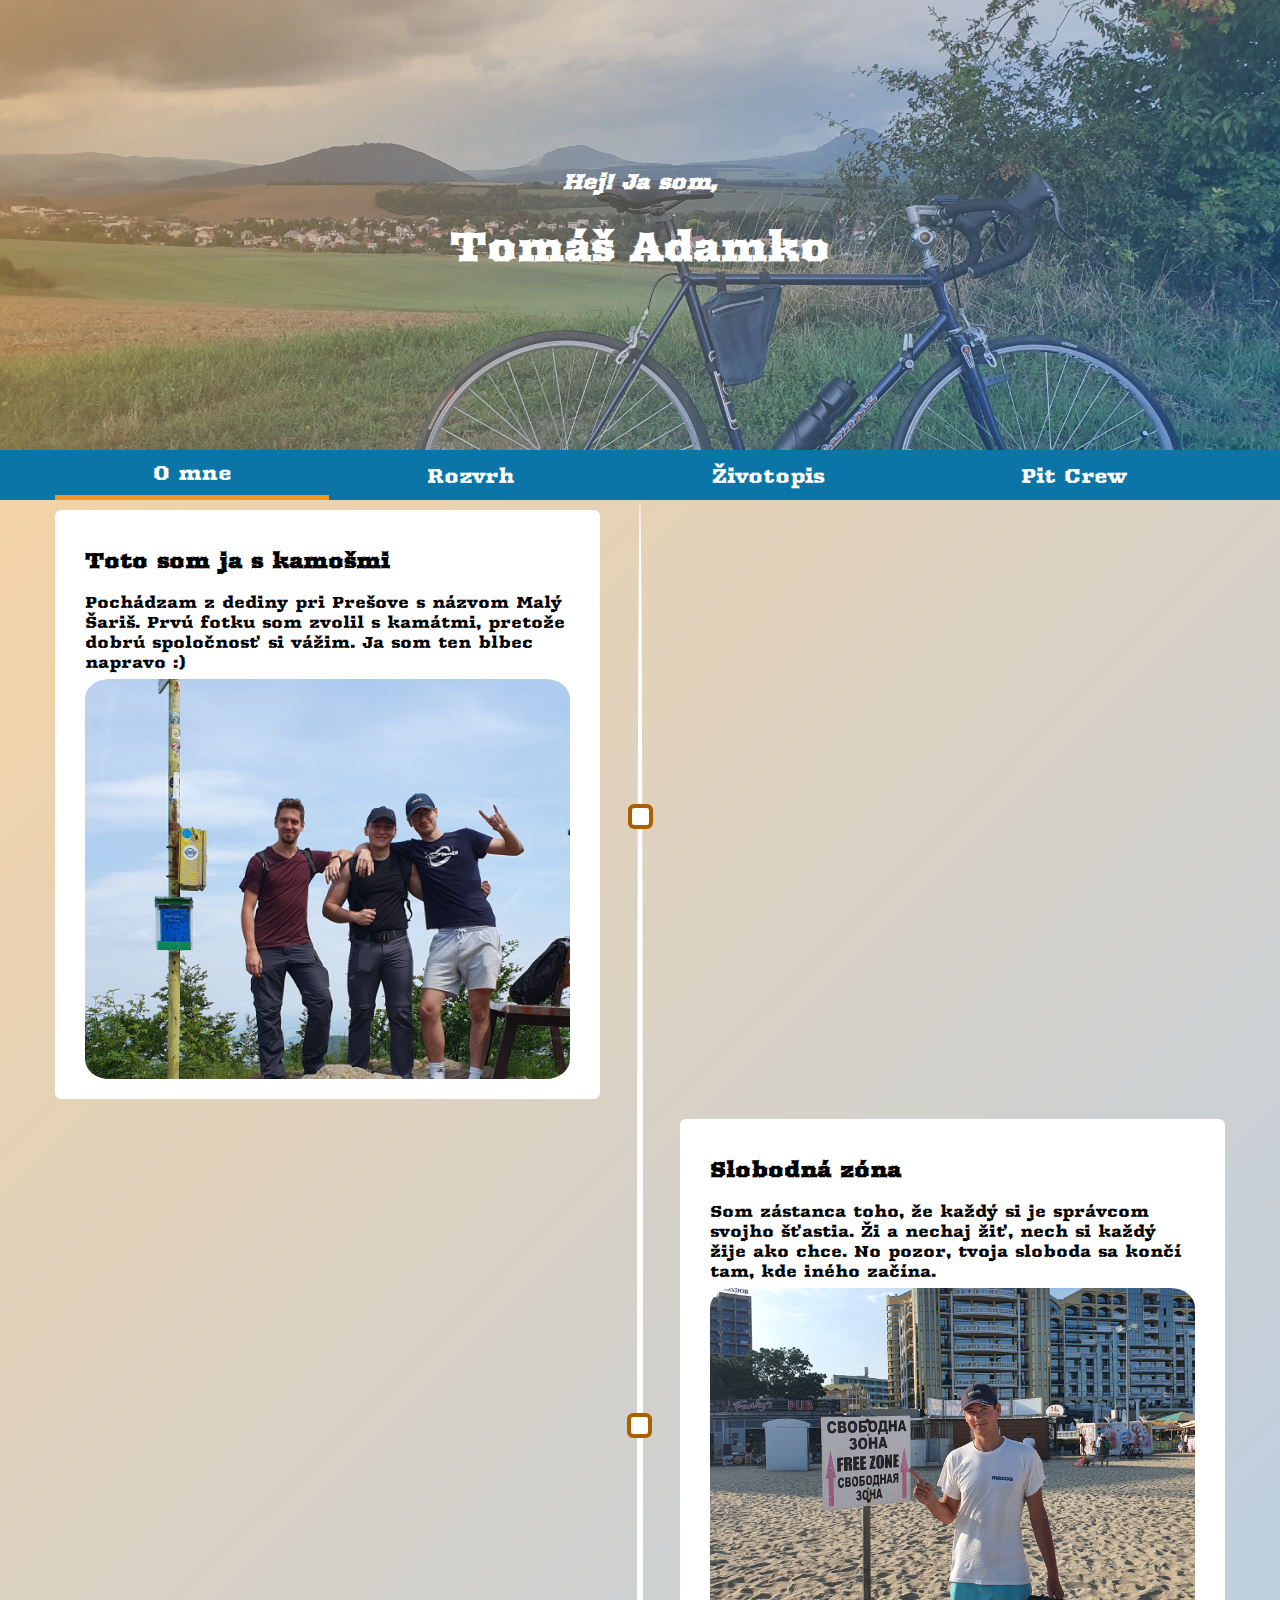
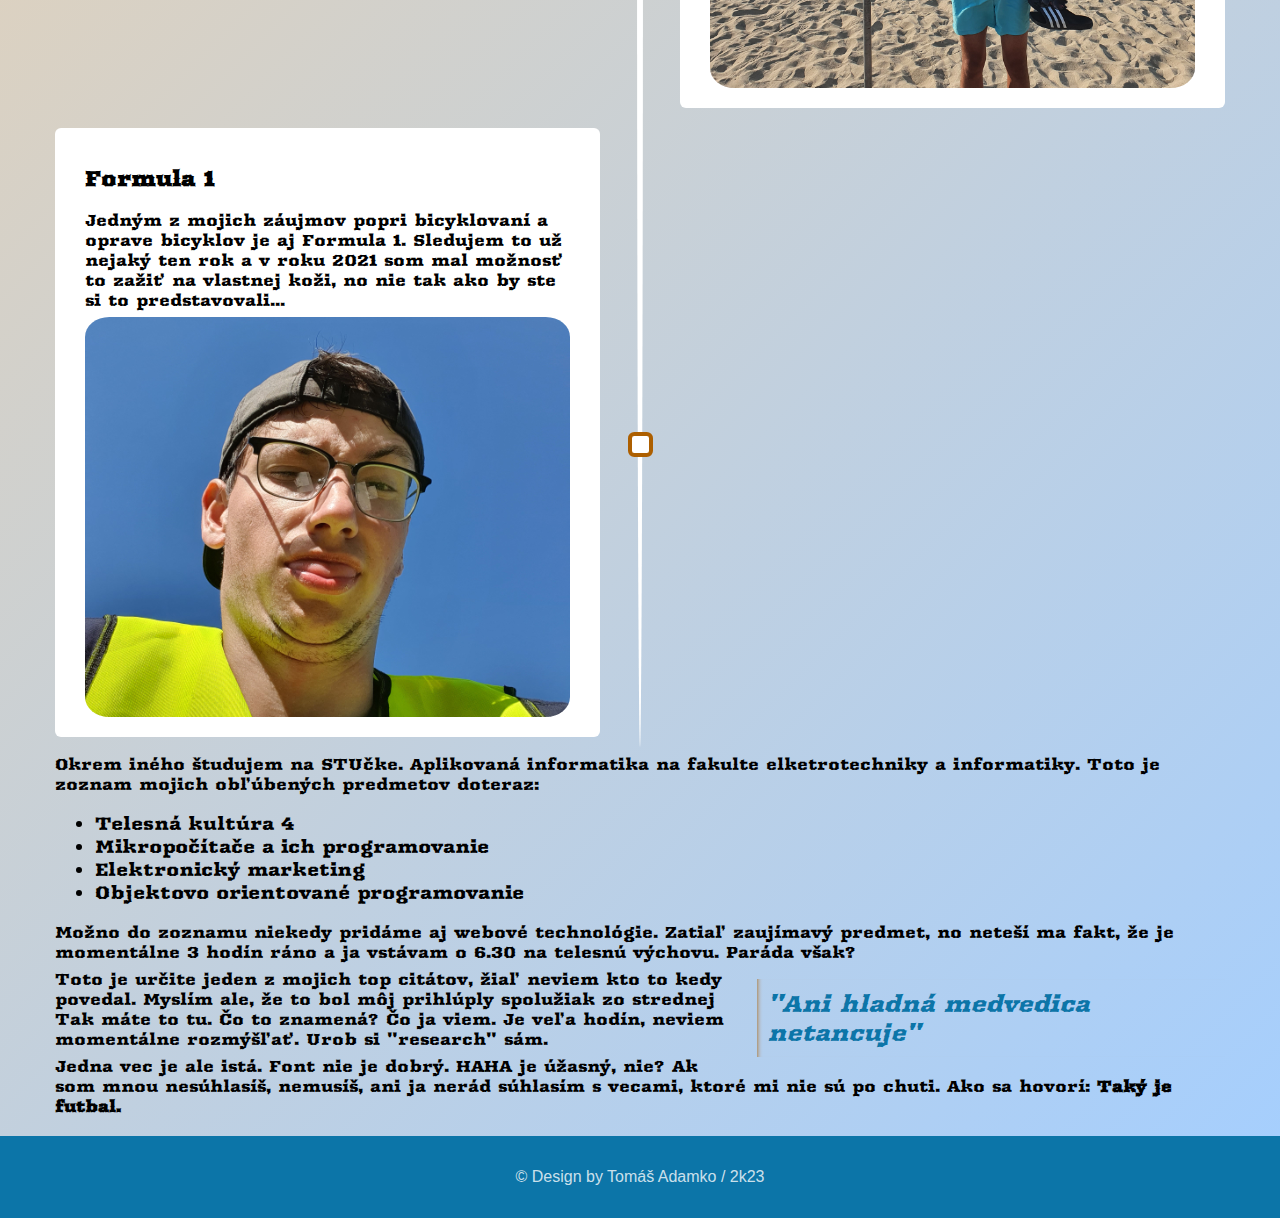
<file: ohladance1/index.html>
<!DOCTYPE html>
<html lang="zxx">
    <head>
        <meta charset="UTF-8">
        <link rel="stylesheet" href="css/main.css">
        <meta name="viewport" content="width=device-width, initial-scale=1.0">
        <title>O mne.</title>
    </head>
    <body>

        <header class="header">
            <div class="container">
                <h2><i>Hej! Ja som,</i></h2>
                <h1>Tomáš Adamko</h1>
            </div>

        </header>
        <input type="checkbox" id="nav-toggle" class="nav-toggle">
        <nav class="main-nav-liner"></nav>
        
        <nav class="main-nav">
            <div class="container">
                
                <ul class="list-nav">
                    <li><a href="" class="active">O mne</a></li>
                    <li><a href="pages/rozvrh.html">Rozvrh</a></li>
                    <li><a href="pages/zivotopis.html">Životopis</a></li>
                    <li><a href="pages/pitcrew.html">Pit Crew</a></li>
                </ul>
            </div>
        </nav>
        <label for="nav-toggle" class="nav-toggle-label">
            <span></span>
        </label>
        <section>
            <div class="container">
                <div class="line">
                    <div class="content-box left">
                        <div class="content">
                            <h2>Toto som ja s kamošmi</h2>
                            <p>Pochádzam z dediny pri Prešove s názvom Malý Šariš. Prvú fotku som zvolil s kamátmi, pretože dobrú spoločnosť si vážim. Ja som ten blbec napravo :)</p>
                            <div class="picture">
                                <img src="pictures/jaFrends.jpg" alt="slanske vrchy foto" id="slanske">
                            </div>
                            
                        </div>
                    </div>
                    <div class="content-box right">
                        <div class="content">
                            <h2>Slobodná zóna</h2>
                            <p>Som zástanca toho, že každý si je správcom svojho šťastia. Ži a nechaj žiť, nech si každý žije ako chce. No pozor, tvoja sloboda sa končí tam, kde iného začína.</p>
                            <div class="picture">
                                <img src="pictures/jaNormal.jpg" id="bvlgaria" alt="bulharsko foto">
                            </div>
                            
                        </div>
                    </div>
                    <div class="content-box left">
                        <div class="content">
                            <h2>Formula 1</h2>
                            <p>Jedným z mojich záujmov popri bicyklovaní a oprave bicyklov je aj Formula 1. Sledujem to už nejaký ten rok a v roku 2021 som mal možnosť to zažiť na vlastnej koži, no nie tak ako by ste si to predstavovali...</p>
                            <div class="picture">
                                <img src="pictures/jaFunny.jpg" alt="ja idiot foto" id="rakusko">
                            </div>
                            
                        </div>
                    </div>
                </div>
                <p>Okrem iného študujem na STUčke. Aplikovaná informatika na fakulte elketrotechniky a informatiky. Toto je zoznam mojich obľúbených predmetov doteraz:</p>
                <ul class="my-stuff">
                    <li>Telesná kultúra 4</li>
                    <li>Mikropočítače a ich programovanie</li>
                    <li>Elektronický marketing</li>
                    <li>Objektovo orientované programovanie</li>
                </ul>

                <p>Možno do zoznamu niekedy pridáme aj webové technológie. Zatiaľ zaujímavý predmet, no neteší ma fakt, že je momentálne 3 hodín ráno a
                    ja vstávam o 6.30 na telesnú výchovu. Paráda však?
                </p>
                <aside>
                    <p>"Ani hladná medvedica netancuje"</p>
                </aside>
                <p>Toto je určite jeden z mojich top citátov, žiaľ neviem kto to kedy povedal. Myslím ale, že to bol môj prihlúply spolužiak zo strednej
                    Tak máte to tu. Čo to znamená? Čo ja viem. Je veľa hodín, neviem momentálne rozmýšľať. Urob si "research" sám.
                </p>
                <p>Jedna vec je ale istá. Font nie je dobrý. HAHA je úžasný, nie? Ak som mnou nesúhlasíš, nemusíš, ani ja nerád súhlasím s vecami, ktoré mi
                     nie sú po chuti. Ako sa hovorí: <strong>Taký je futbal.</strong>
                </p>

            </div>
        </section>
        <footer>
            <p>© Design by Tomáš Adamko / 2k23</p>
        </footer>
    </body>
</html>
</file>
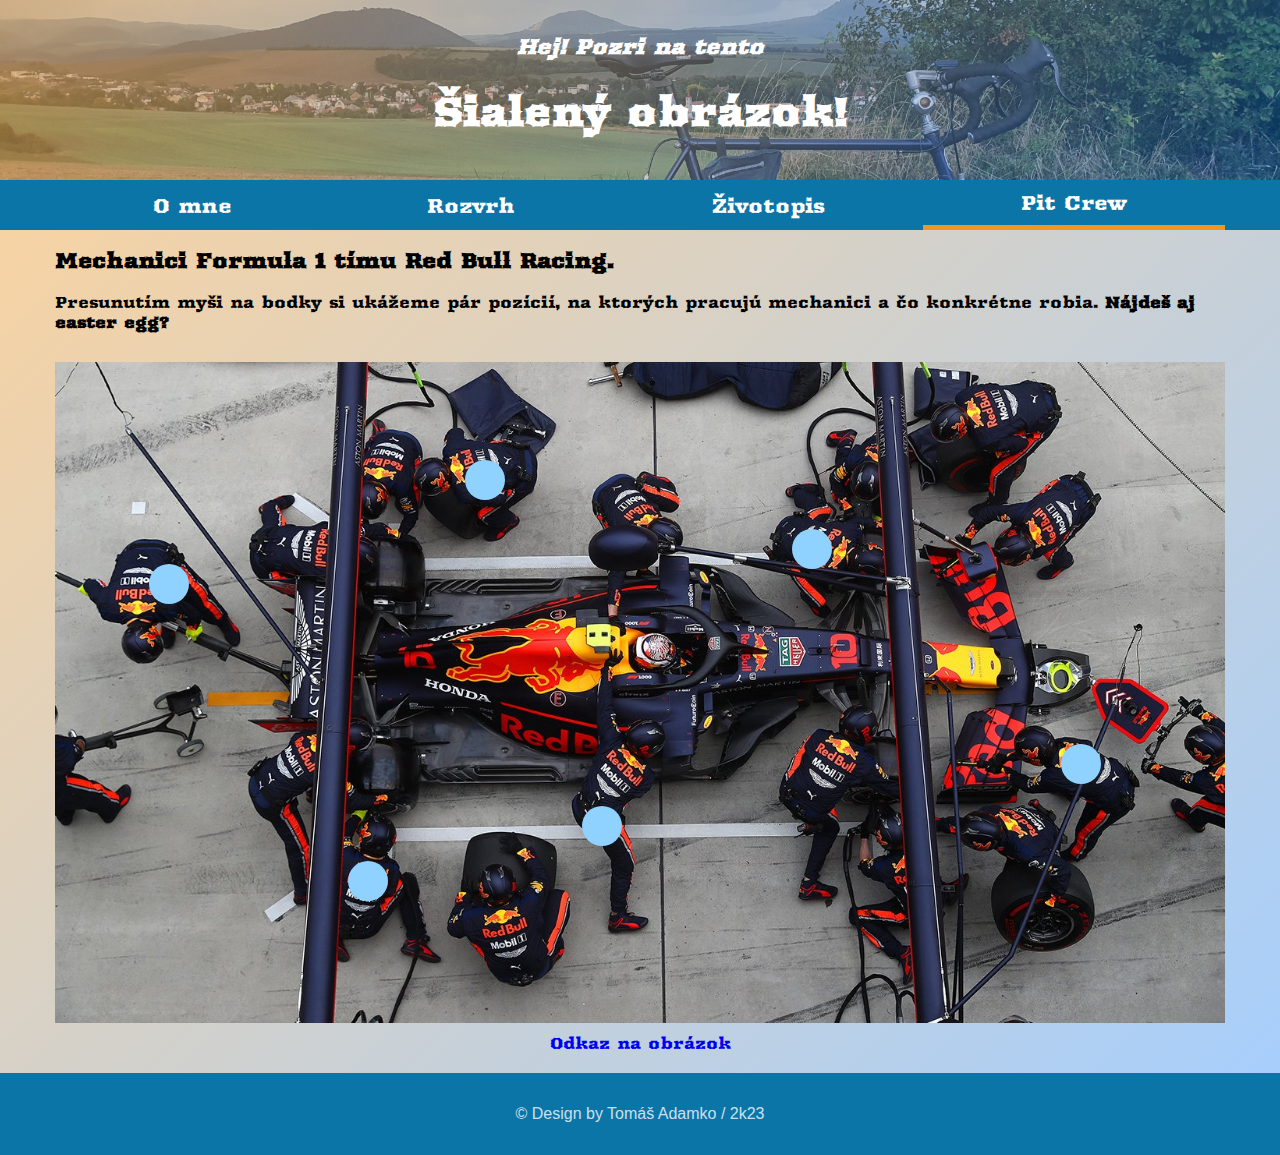
<file: ohladance1/pages/pitcrew.html>
<!DOCTYPE html>
<html lang="zxx">
    <head>
        <meta charset="UTF-8">
        <link rel="stylesheet" href="../css/main.css">
        <meta name="viewport" content="width=device-width, initial-scale=1.0">
        <title>Pit Crew</title>
    </head>
    <body>

        <header class="header other">
            <div class="container">
                <h2><i>Hej! Pozri na tento</i></h2>
                <h1>Šialený obrázok!</h1>
            </div>

        </header>
        <input type="checkbox" id="nav-toggle" class="nav-toggle">
        <nav class="main-nav-liner"></nav>
        
        <nav class="main-nav">
            <div class="container">
                
                <ul class="list-nav">
                    <li><a href="../index.html" >O mne</a></li>
                    <li><a href="rozvrh.html">Rozvrh</a></li>
                    <li><a href="zivotopis.html">Životopis</a></li>
                    <li><a href="" class="active">Pit Crew</a></li>
                </ul>
            </div>
        </nav>
        <label for="nav-toggle" class="nav-toggle-label">
            <span></span>
        </label>
        <section>
            <div class="container">
                <h2>Mechanici Formula 1 tímu Red Bull Racing.</h2>
                <p>Presunutím myši na bodky si ukážeme pár pozícií, na ktorých pracujú mechanici a čo konkrétne robia.<strong> Nájdeš aj easter egg?</strong></p>
                
                <div class="image-container">
                    <img src="../pictures/pitcrew.jpg" alt="Pit Crew">
                    <div class="hoverME rear-jackman">
                        <div class="textPopup rear-jackman">
                            <h3>Zadný zdvihák</h3>
                            <p>V momente príchodu auta do boxu má ako prvý povinnosť čo najrýchlejšie zdvihnúť auto zo zeme.</p>
                        </div>
                    </div>
                    <div class="hoverME front-wing">
                        <div class="textPopup front-wing">
                            <h3>Predné krídlo</h3>
                            <p>V prípade potreby, mení nastavenie predného krídla pre lepšie jazdné vlastnosti auta.</p>
                        </div>
                    </div>

                    <div class="hoverME gunner">
                        <div class="textPopup gunner">
                            <h3>Pneumatická pištoľ</h3>
                            <p>Operátor pneumatickej pištole musí promptne po zdvihnutí auta začať skrutkovať maticu kolesa.</p>
                        </div>
                    </div>
                    <div class="hoverME stabiliser">
                        <div class="textPopup stabiliser">
                            <h3>Stabilizácia</h3>
                            <p>Tento mechanik má na starosti zlepšenie stabilizácie auta, ktoré sa po zdvihnutí kolíše.</p>
                        </div>
                    </div>
                    <div class="hoverME wheel-off">
                        <div class="textPopup wheel-off">
                            <h3>Koleso von</h3>
                            <p>Tento chlapík vyberá koleso z auta po uvoľnení matice. Pomýli sa a tím stratí extrémne cenný čas.</p>
                        </div>
                    </div>
                    <div class="hoverME wheel-on">
                        <div class="textPopup wheel-on">
                            <h3>Nazutie kolesa</h3>
                            <p>Mechanik dáva nové koleso na auto. Zodpovedná a precízna práca toto. Však?</p>
                        </div>
                    </div>
                    <div class="hoverME gasly">
                        <div class="textPopup">
                            <h3>Pierre Gasly</h3>
                            <p>...nie práve jeho najlepšie roky života...</p>
                        </div>
                    </div>
                    <a href="https://twitter.com/redbullracing/status/1117762553264910336"><p>Odkaz na obrázok</p></a>
                </div>
                
                
            </div>
        </section>
        <footer>
            <p>© Design by Tomáš Adamko / 2k23</p>
        </footer>
    </body>
</html>
</file>
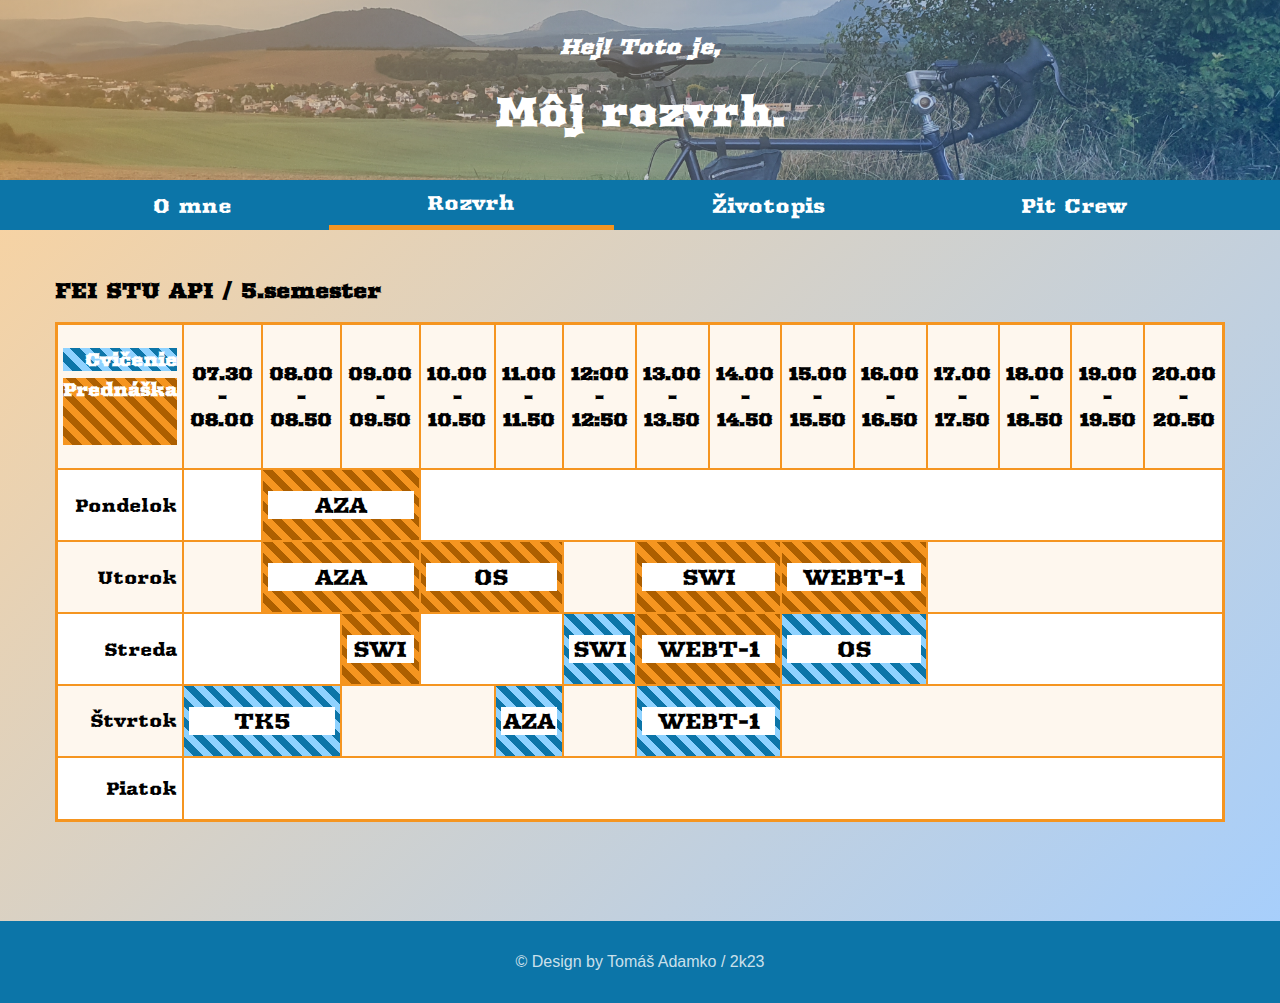
<file: ohladance1/pages/rozvrh.html>
<!DOCTYPE html>
<html lang="zxx">
    <head>
        <meta charset="UTF-8">
        <link rel="stylesheet" href="../css/main.css">
        <meta name="viewport" content="width=device-width, initial-scale=1.0">
        <title>Rozvrh hodín</title>
    </head>
    <body>

        <header class="header other">
            <div class="container">
                <h2><i>Hej! Toto je,</i></h2>
                <h1>Môj rozvrh.</h1>
            </div>

        </header>
        <input type="checkbox" id="nav-toggle" class="nav-toggle">
        <nav class="main-nav-liner"></nav>
        
        <nav class="main-nav">
            <div class="container">
                <ul class="list-nav">
                    <li><a href="../index.html">O mne</a></li>
                    <li><a href="" class="active">Rozvrh</a></li>
                    <li><a href="zivotopis.html">Životopis</a></li>
                    <li><a href="pitcrew.html">Pit Crew</a></li>
                </ul>
            </div>
        </nav>
        <label for="nav-toggle" class="nav-toggle-label">
            <span></span>
        </label>
        <section>
            <div class="container scroll">
                <h2>FEI STU API / 5.semester</h2>
                <table  class="timetable">
                    <tr>
                        <th><p id="tmtblCV">Cvičenie</p><p id="tmtblPR">Prednáška</p></th>
                        <th>07.30 - 08.00</th>
                        <th>08.00 - 08.50</th>
                        <th>09.00 - 09.50</th>
                        <th>10.00 - 10.50</th>
                        <th>11.00 - 11.50</th>
                        <th>12:00 - 12:50</th>
                        <th>13.00 - 13.50</th>
                        <th>14.00 - 14.50</th>
                        <th>15.00 - 15.50</th>
                        <th>16.00 - 16.50</th>
                        <th>17.00 - 17.50</th>
                        <th>18.00 - 18.50</th>
                        <th>19.00 - 19.50</th>
                        <th>20.00 - 20.50</th>

                    </tr>
                    <tr>
                        <td class="day">pondelok</td>
                        <td></td>
                        <td colspan="2" class="tmPR"><p>AZA</p></td>
                        <td colspan="11"></td>
                        
                        
                    </tr>
                    <tr>
                        <td class="day">utorok</td>
                        <td></td>
                        <td colspan="2" class="tmPR"><p>AZA</p></td>
                        <td colspan="2" class="tmPR"><p>OS</p></td>
                        <td></td>
                        <td colspan="2" class="tmPR"><p>SWI</p></td>
                        <td colspan="2" class="tmPR"><p>WEBT-1</p></td>
                        <td colspan="4"></td>

                    </tr>
                    <tr>
                        <td class="day">streda</td>
                        <td colspan="2"></td>
                        <td class="tmPR"><p>SWI</p></td>
                        <td colspan="2"></td>
                        <td class="tmCV"><p>SWI</p></td>
                        <td colspan="2" class="tmPR"><p>WEBT-1</p></td>
                        <td colspan="2" class="tmCV"><p>OS</p></td>
                        <td colspan="4"></td>
                    </tr>
                    <tr>
                        <td class="day">štvrtok</td>
                        <td colspan="2" class="tmCV"><p>TK5</p></td>
                        <td colspan="2"></td>
                        <td class="tmCV"><p>AZA</p></td>
                        <td></td>
                        <td colspan="2" class="tmCV"><p>WEBT-1</p></td>
                        <td colspan="6"></td>
                    </tr>
                    <tr>
                        <td class="day">piatok</td>
                        <td colspan="14"></td>
                    </tr>
                </table>
            </div>
        </section>
        <footer>
            <p>© Design by Tomáš Adamko / 2k23</p>
        </footer>
    </body>
</html>
</file>
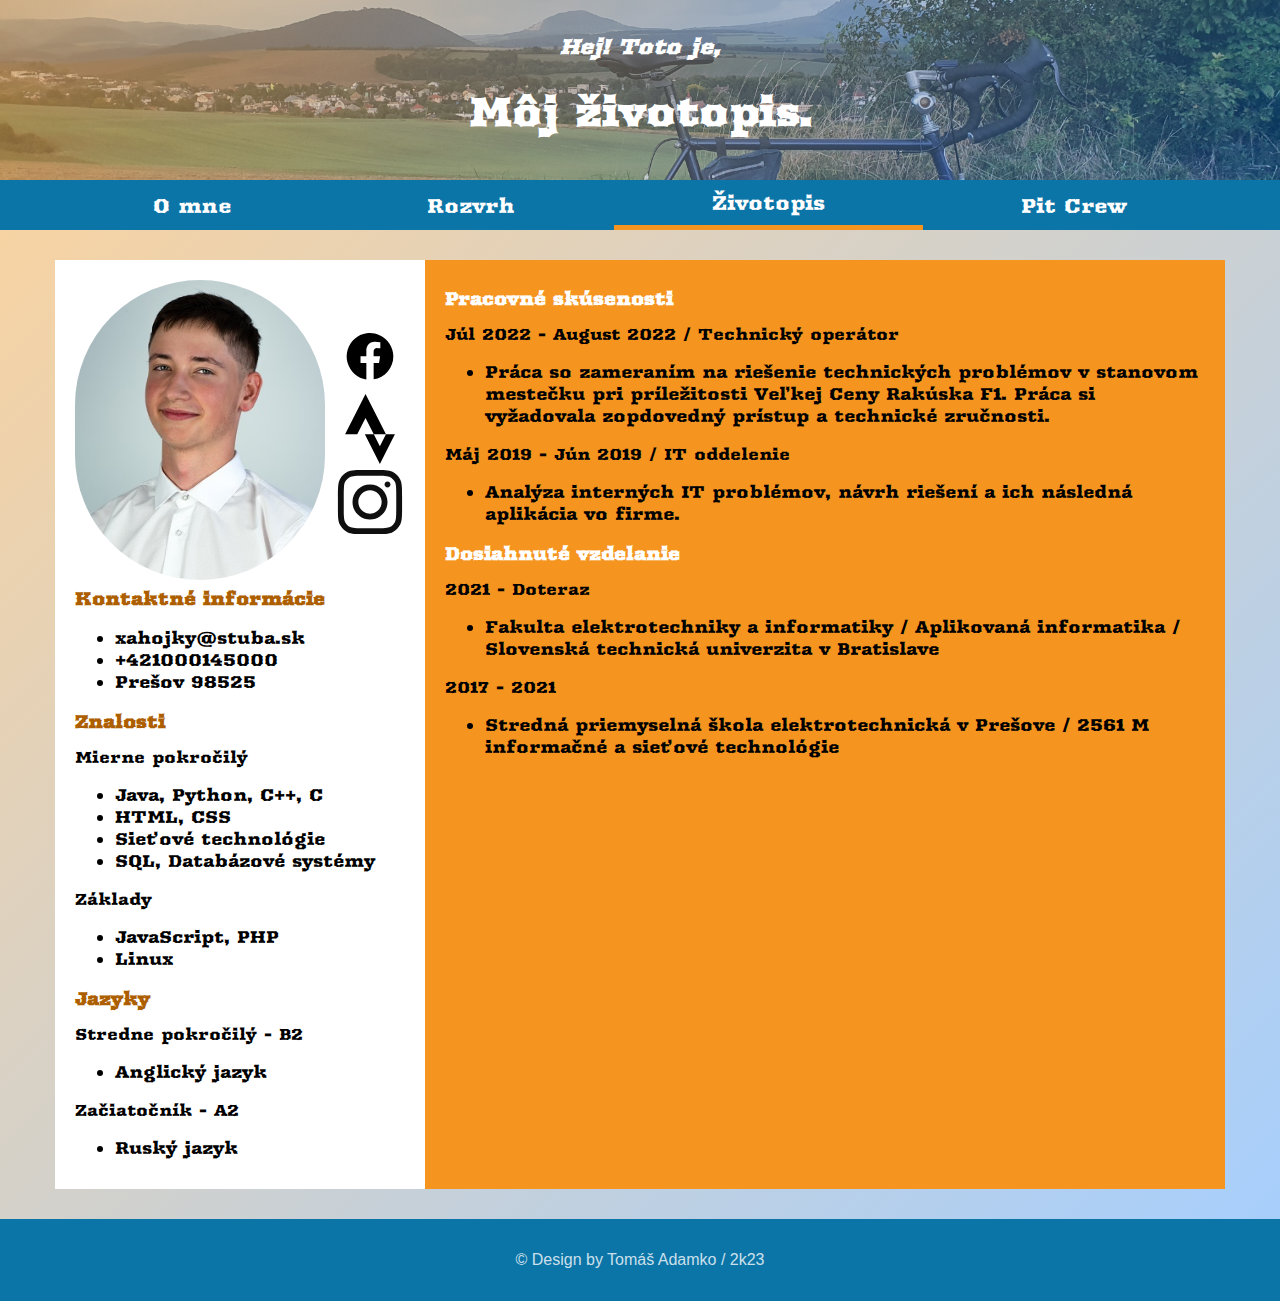
<file: ohladance1/pages/zivotopis.html>
<!DOCTYPE html>
<html lang="zxx">
    <head>
        <meta charset="UTF-8">
        <link rel="stylesheet" href="../css/main.css">
        <meta name="viewport" content="width=device-width, initial-scale=1.0">
        <title>Životopis</title>
    </head>
    <body>

        <header class="header other">
            <div class="container">
                <h2><i>Hej! Toto je,</i></h2>
                <h1>Môj životopis.</h1>
            </div>

        </header>
        <input type="checkbox" id="nav-toggle" class="nav-toggle">
        <nav class="main-nav-liner"></nav>
        
        <nav class="main-nav">
            <div class="container">
                
                <ul class="list-nav">
                    <li><a href="../index.html">O mne</a></li>
                    <li><a href="rozvrh.html">Rozvrh</a></li>
                    <li><a href="" class="active">Životopis</a></li>
                    <li><a href="pitcrew.html">Pit Crew</a></li>
                </ul>
            </div>
        </nav>
        <label for="nav-toggle" class="nav-toggle-label">
            <span></span>
        </label>
        <section>
            <div class="container">
                <div class="cvAdjust">
                    <div class="cvLeft">
                        <div class="cvContent">
                            <img src="../pictures/cvPhoto.jpg" alt="moja fotka" class="cvmyPhoto">
                            <div class="links">
                                <a href="https://www.facebook.com/DefinitionOfInsanity19/" target="_blank"><img src="../pictures/fb.svg" alt="facebook logo"></a>
                                <a href="https://www.strava.com/athletes/83070987" target="_blank"><img src="../pictures/strava.svg" alt="strava logo"></a>
                                <a href="https://www.instagram.com/tomeskoo_/" target="_blank"><img src="../pictures/ig.svg" alt="instagram logo"></a>
                            </div>
                        </div>
                        <h3>Kontaktné informácie</h3>
                        <ul>
                            <li>xahojky@stuba.sk</li>
                            <li>+421000145000</li>
                            <li>Prešov 98525</li>
                        </ul>
                        <h3>Znalosti</h3>
                        <p>Mierne pokročilý</p>
                        <ul>
                            <li>Java, Python, C++, C</li>
                            <li>HTML, CSS</li>
                            <li>Sieťové technológie</li>
                            <li>SQL, Databázové systémy</li>
                        </ul>
                        <p>Základy</p>
                        <ul>
                            <li>JavaScript, PHP</li>
                            <li>Linux</li>
                        </ul>
                        <h3>Jazyky</h3>
                        <p>Stredne pokročilý - B2</p>
                        <ul><li>Anglický jazyk</li></ul>
                        <p>Začiatočník - A2</p>
                        <ul><li>Ruský jazyk</li></ul>

                    </div>
                    <div class="cvRight">
                        <h3>Pracovné skúsenosti</h3>
                        <p>Júl 2022 - August 2022 / Technický operátor</p>
                        <ul>
                            <li>Práca so zameraním na riešenie technických
                                problémov v stanovom mestečku pri príležitosti
                                Veľkej Ceny Rakúska F1. Práca si vyžadovala
                                zopdovedný prístup a technické zručnosti.</li>
                        </ul>
                        <p>Máj 2019 - Jún 2019 / IT oddelenie</p>
                        <ul>
                            <li>Analýza interných IT problémov, návrh riešení a ich
                                následná aplikácia vo firme.</li>
                        </ul>
                        <h3>Dosiahnuté vzdelanie</h3>
                        <p>2021 - Doteraz</p>
                        <ul>
                            <li>Fakulta elektrotechniky a informatiky /
                                Aplikovaná informatika /
                                Slovenská technická univerzita v Bratislave</li>
                        </ul>
                        <p>2017 - 2021</p>
                        <ul>
                            <li>Stredná priemyselná škola elektrotechnická v Prešove /
                                2561 M informačné a sieťové technológie</li>
                        </ul>
                        
                    </div>
                </div>
                
            </div>
        </section>
        <footer>
            <p>© Design by Tomáš Adamko / 2k23</p>
        </footer>
    </body>
</html>
</file>
<file: ohladance1/css/main.css>
*,
*::before,
*::after {
    box-sizing: border-box;
}

:root {
    --webte-color-blue: #0C75A8;
    --webte-color-orange: #AD5F00;
    --webte-color-ltBlue: #8fd2ff;
    --webte-color-ltOrange: #F59520;
    font-size: 10px;
}

@font-face {
    font-family: 'Arbutus-Regular';
    src: url('../font/Arbutus-Regular.ttf') format('truetype');
}

p {
    font-size: 1.6rem;
    margin: .7rem 0;
}

h1 {
    font-size: 4rem;
}

h2 {
    font-size: 2.1rem;
}

h3 {
    font-size: 1.8rem;
    margin: .7rem 0;
}

img {
    width: 100%;
}

body {
    margin: 0 auto;
    font-family: 'Arbutus-Regular', 'Montserrat', sans-serif;
    background: linear-gradient(135deg, rgba(255, 178, 77, 0.568) 0%, rgba(0, 119, 255, 0.356) 100%)
}

.container {
    animation: pageload 1s;
    width: 100%;
    max-width: 120rem;
    /* aby neprekrocil tuto hodnotu */
    margin: 0 auto;
    padding: 0 1.5rem;
}

.header {
    display: flex;
    align-items: center;
    flex-direction: row;
    justify-content: center;
    height: 50vh;
    width: 100%;
    background: linear-gradient(135deg, rgba(255, 178, 77, 0.568) 0%, rgba(0, 119, 255, 0.356) 100%), url("../pictures/20220911_185106.jpg") center no-repeat fixed;
    background-size: cover;
    transform: translate(0%, 0%);
}

.header h1,
.header h2 {
    display: flex;
    align-items: center;
    justify-content: center;
    color: white;
}

.other {
    height: 20vh;
}

.main-nav-liner {
    display: none;
}

.main-nav {
    background-color: var(--webte-color-blue);
    width: 100%;
    height: 5rem;
    position: sticky;
    top: -1px;
    z-index: 3;
}

.list-nav {
    height: 5rem;
    margin: 0;
    padding: 0;
    width: 100%;
    display: flex;
    align-items: center;
    flex-direction: row;
    justify-content: center;
    color: white;
    list-style: none;
    text-align: center;
    list-style-type: none;
}

.list-nav li {
    flex-grow: 1;
    height: 100%;
}

.list-nav li:hover {
    background-color: var(--webte-color-ltOrange);
    transition: all 500ms ease;
}


.list-nav a {
    display: flex;
    justify-content: center;
    align-items: center;
    height: 100%;
    color: white;
    text-decoration: none;
    font-size: 2rem;
}

.list-nav a.active {
    border-bottom: 5px solid var(--webte-color-ltOrange);
}

.nav-toggle {
    display: none;
}

/*content*/

.content-box {
    padding: 1rem 0rem;
    position: relative;
    width: 50%;
}

.content-box::after {
    content: '';
    position: absolute;
    width: 25px;
    height: 25px;
    right: -13px;
    background-color: white;
    border: 4px solid var(--webte-color-orange);
    top: 50%;
    border-radius: 25%;
    z-index: 1;
}

.left {
    padding-right: 4rem;
    left: 0;
}

.right {
    padding-left: 4rem;
    left: 50%;
}

.right::after {
    left: -13px;
}

.content {
    padding: 20px 30px;
    background-color: white;
    position: relative;
    border-radius: 6px;
}

.picture {
    border-radius: 5%;
    overflow: hidden;
    height: 40rem;
}

#slanske {
    transform: translateY(-15%);
}

#bvlgaria {
    transform: translateY(-25%);
}

#rakusko {
    
    transform: translateY(-20%);
}

aside {
    width: 40%;
    margin-top: 1rem;
    margin-left: 3rem;
    float: right;
    box-shadow: inset 5px 0 5px -5px var(--webte-color-orange);
    font-style: italic;
    color: var(--webte-color-blue);
}

aside p {
    margin: 1rem;
    font-size: 2.3rem;
}

.my-stuff {
    font-size: 1.8rem;
}



/* The actual timeline (the vertical ruler) */
.line {
    position: relative;
    margin: 0 auto;
    /*mid*/
}

/* The actual timeline (the vertical ruler) */
.line::after {
    content: '';
    position: absolute;
    width: 6px;
    background-color: white;
    top: 0;
    bottom: 0;
    left: 50%;
    margin-left: -3px;
    border-radius: 100%;
}

footer {
    margin-top: 2rem;
    padding: 2.5rem 2rem;
    background: var(--webte-color-blue);
    text-align: center;
    font-family: sans-serif;
    color: rgba(255, 255, 255, 0.795);
}

/* TIMETABLE PAGE -------------------------------------*/
.scroll {
    overflow-x: auto;
    margin-bottom: 11vh;
    margin-top: 3rem;
}

.timetable {
    background-color: white;
    border: 2px solid var(--webte-color-ltOrange);
    width: 100%;
    height: 50rem;
    font-size: 1.8rem;
    border-spacing: 0px;
    
}

tr, th, td {
    border: 1px solid var(--webte-color-ltOrange);
    text-align: center;
    
}

td, th {
    padding: .5rem;
}

tr:nth-of-type(odd){background-color: #f5952013}


td p {
    padding: 0;
    margin: 0;
    background: white;
    font-size: 2.2rem;
}

.tmPR {
    background: repeating-linear-gradient(45deg, 
    var(--webte-color-ltOrange),
    var(--webte-color-ltOrange) 7px,
    var(--webte-color-orange) 7px,
    var(--webte-color-orange) 14px);
    font-size: 2.5rem
}

.tmCV {
    background: repeating-linear-gradient(45deg, 
    var(--webte-color-ltBlue),
    var(--webte-color-ltBlue) 7px,
    var(--webte-color-blue) 7px,
    var(--webte-color-blue) 14px);
    font-size: 2.5rem
}

#tmtblPR {
    display: block;
    height: 50%;
    background: repeating-linear-gradient(45deg, 
    var(--webte-color-ltOrange),
    var(--webte-color-ltOrange) 7px,
    var(--webte-color-orange) 7px,
    var(--webte-color-orange) 14px);
    color: white;
    font-size: 1.8rem;
    text-align: right;
}

#tmtblCV {
    background: repeating-linear-gradient(45deg, 
    var(--webte-color-ltBlue),
    var(--webte-color-ltBlue) 7px,
    var(--webte-color-blue) 7px,
    var(--webte-color-blue) 14px);
    color: white;
    font-size: 1.8rem;
    text-align: right;
}

.day {
    text-transform:capitalize;
    text-align: right;
}


/* CV Page -------------------------------------*/ 
.cvAdjust {
    display: flex;
    margin: 3rem 0;
    flex-direction: row;
    width: 100%;
    flex-direction: row;
}

.cvLeft {
    display: flex;
    background: white;
    float: left;
    width: 40rem;
    padding: 2rem 2rem;
    flex-direction: column;
}

.cvRight {
    display: flex;
    background: var(--webte-color-ltOrange);
    float: right;
    width: 100%;
    padding: 2rem 2rem;
    flex-direction: column;
}

.cvContent {
    display: flex;
    align-items:center;
    justify-content: center;
}

.cvmyPhoto {
    width: 25rem;
    border-radius: 50rem;
}

.links {
    display: flex;
    align-items: center;
    flex-direction: column;
    width: 7rem;
    margin-left: 1rem;
}

.cvLeft h3{
    color: var(--webte-color-orange);
}

.cvRight h3 {
    color: white;
}

.cvAdjust li{
    font-size: 1.7rem;
}

/* Image PAGE -------------------------------------------*/

.image-container {
    margin-top: 3rem;
    position: relative;
    display: block;
    
}

.textPopup {
    display: none;
    position: absolute;
    background-color: rgba(0, 0, 0, 0.8);
    color: white;
    bottom: 20%;
    padding: 10px;
    border-radius: 5px;
    transform: translate(-50%, 50%);
    transition: 1s ease;
}

.hoverME:hover .textPopup {
    display: block;
}

.hoverME {
    width: 40px;
    height: 40px;
    background-color: var(--webte-color-ltBlue);
    position: absolute;
    border-radius: 50%;
    cursor: pointer;
}

.rear-jackman {
    left: 8%;
    bottom: 65%;
}

.front-wing {
    left: 86%;
    bottom: 39%;
}

.gunner {
    left: 25%;
    bottom: 22%;
}

.stabiliser {
    left: 45%;
    bottom: 30%;
}

.wheel-off {
    left: 35%;
    bottom: 80%;
}

.wheel-on {
    left: 63%;
    bottom: 70%;
}

.gasly {
    background-color: #0c74a800;
    cursor: pointer;
    left: 49%;
    bottom: 55%;
}

.image-container a {
    text-align: center;
    text-decoration: none;
}

/*@media sizing*/
@media screen and (max-width: 730px) {
    :root {
        font-size: 8px;
    }

    .main-nav-liner {
        display: none;
        position: sticky;
        top: -1px;
        height: 6rem;
        background: var(--webte-color-blue);
        z-index: 3;
    }

    .main-nav {
        background-color: var(--webte-color-blue);
        height: 19rem;

    }

    .main-nav .container {
        height: 100%;
    }

    .list-nav {
        height: 100%;
        display: flex;
        flex-direction: column;
        align-items: end;
        justify-content: center;
    }

    .list-nav li {
        padding: .5rem .5rem;
        z-index: 4;
    }

    .list-nav a {
        font-size: 2.3rem;
        margin-bottom: 5px;
    }

    /* Place the timelime to the left */
    .line::after {
        left: 31px;
    }

    .nav-toggle-label {
        cursor: pointer;
        position: sticky;
        float: left;
        top: 19rem;
        left: 0;
        z-index: 3;
        margin-left: 1rem;
        color: var(--webte-color-ltBlue);
        height: 6rem;
        display: flex;
        align-items: center;
        transform: translateY(-19rem);
    }

    .nav-toggle-label span,
    .nav-toggle-label span::before,
    .nav-toggle-label span::after {
        display: block;
        background: white;
        height: 2.5px;
        width: 3rem;
        border-radius: 2px;
        position: relative;
    }

    .nav-toggle-label span::before,
    .nav-toggle-label span::after {
        content: '';
        position: absolute;
    }

    .nav-toggle-label span::before {
        bottom: 7px;
    }

    .nav-toggle-label span::after {
        top: 7px;
    }

    .nav-toggle:checked~.main-nav {
        display: none;
    }

    .nav-toggle:checked~.nav-toggle-label {
        top: 6rem;
        transform: translateY(-6rem);
    }

    .nav-toggle:checked~.main-nav-liner {
        display: flex;
    }

    /* Full-width containers */
    .content-box {
        width: 100%;
        padding-left: 7rem;
        padding-right: 2rem;
    }


    /* Make sure all circles are at the same spot */
    .left::after,
    .right::after {
        left: 18px;
    }

    /* Make all right containers behave like the left ones */
    .right {
        left: 0%;
    }
}

@media screen and (max-width: 600px) {
    .cvAdjust {
        flex-direction: column;
        align-items: center;
        justify-content: center;
    }

    .cvLeft {
        width: 100%;
    }

}
@media screen and (max-width: 450px) {
    .picture {
        height: 30rem;
    }
}

@media screen and (max-width: 350px) {
    :root {
        font-size: 7px;
    }
    .cvmyPhoto {
        width: 17rem;
    }

    .header h1,
    .header h2 {
        justify-content: left;
    }
    .picture {
        height: 20rem;
    }
}


/*animations*/
@keyframes pageload {
    from {
        opacity: 0;
        transform: rotateX(-10deg);
    }

    to {
        opacity: 1;
        transform: rotateX(0);
    }
}
</file>
